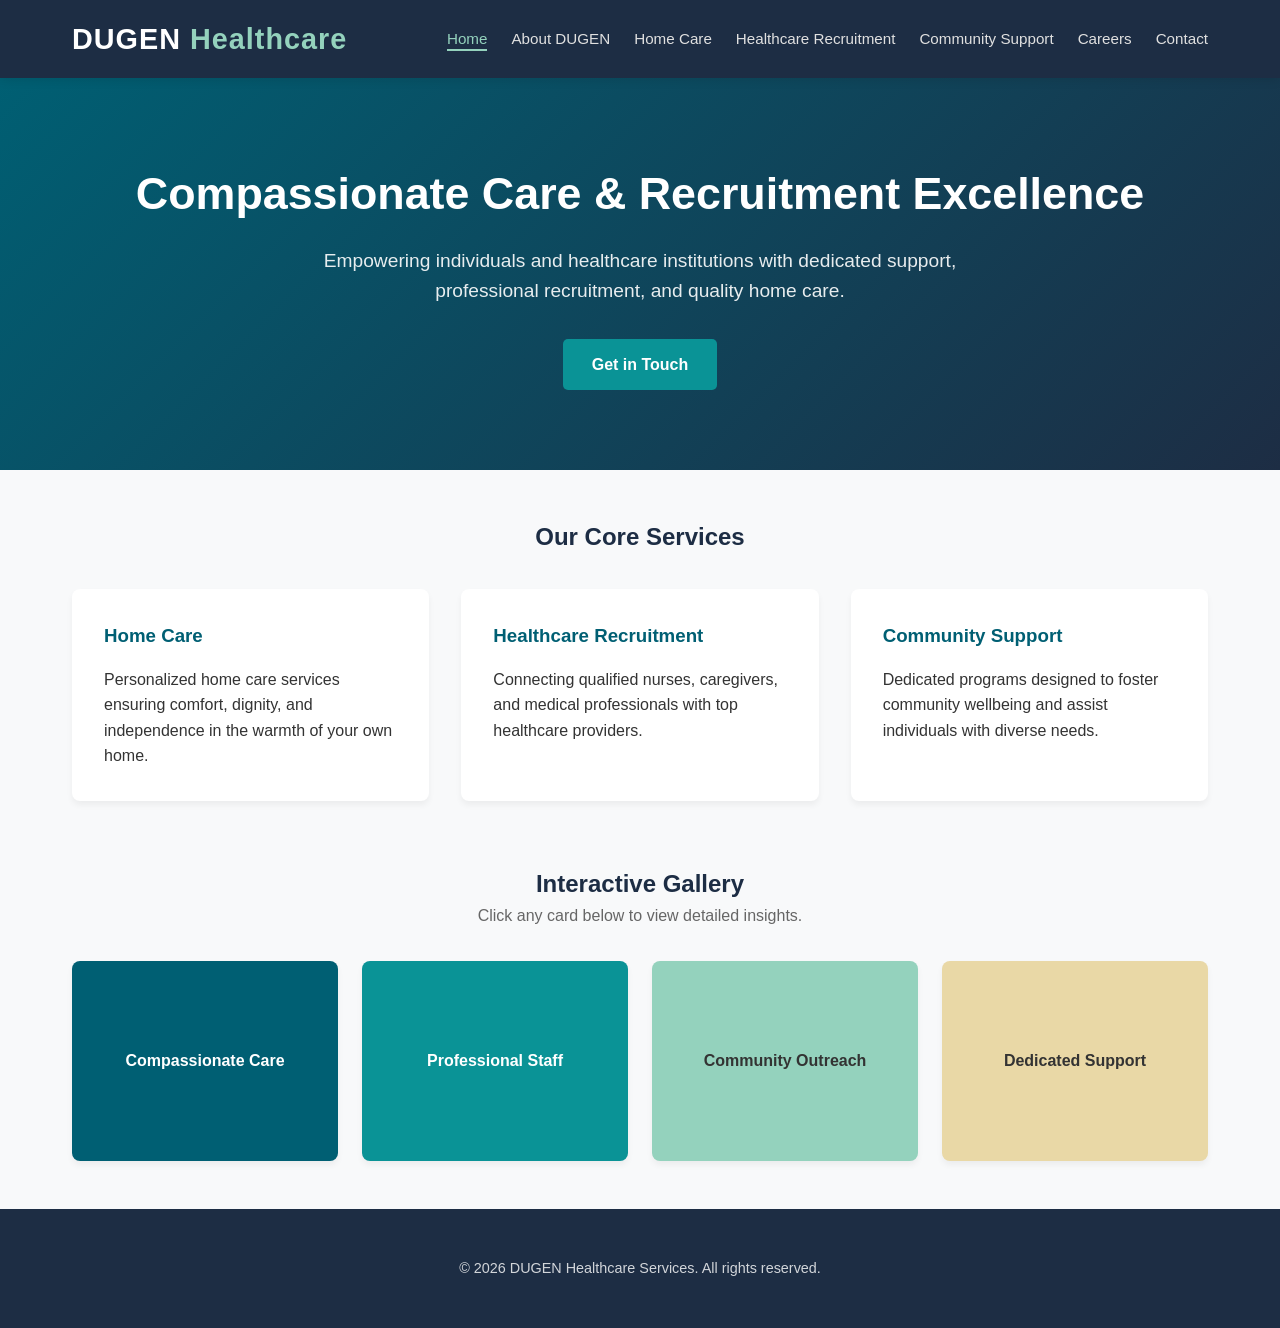
<file: index.html>
<!DOCTYPE html>
<html lang="en">
<head>
  <meta charset="UTF-8">
  <meta name="viewport" content="width=device-width, initial-scale=1.0">
  <title>DUGEN - Healthcare & Community Services</title>
  <link rel="stylesheet" href="style.css">
</head>
<body>
  <header>
    <nav class="navbar">
      <a href="index.html" class="logo">DUGEN <span>Healthcare</span></a>
      <button class="hamburger" aria-label="Toggle Navigation">
        <span></span>
        <span></span>
        <span></span>
      </button>
      <ul class="nav-links">
        <li><a href="index.html" class="active">Home</a></li>
        <li><a href="about.html">About DUGEN</a></li>
        <li><a href="home-care.html">Home Care</a></li>
        <li><a href="recruitment.html">Healthcare Recruitment</a></li>
        <li><a href="community.html">Community Support</a></li>
        <li><a href="careers.html">Careers</a></li>
        <li><a href="contact.html">Contact</a></li>
      </ul>
    </nav>
  </header>
  <main>
    <section class="hero">
      <h1>Compassionate Care & Recruitment Excellence</h1>
      <p>Empowering individuals and healthcare institutions with dedicated support, professional recruitment, and quality home care.</p>
      <a href="contact.html" class="btn">Get in Touch</a>
    </section>
    
    <div class="container">
      <h2 style="text-align: center; color: var(--dark-color);">Our Core Services</h2>
      <div class="grid">
        <div class="card">
          <h3>Home Care</h3>
          <p>Personalized home care services ensuring comfort, dignity, and independence in the warmth of your own home.</p>
        </div>
        <div class="card">
          <h3>Healthcare Recruitment</h3>
          <p>Connecting qualified nurses, caregivers, and medical professionals with top healthcare providers.</p>
        </div>
        <div class="card">
          <h3>Community Support</h3>
          <p>Dedicated programs designed to foster community wellbeing and assist individuals with diverse needs.</p>
        </div>
      </div>

      <h2 style="text-align: center; color: var(--dark-color); margin-top: 4rem;">Interactive Gallery</h2>
      <p style="text-align: center; color: #666; margin-bottom: 1rem;">Click any card below to view detailed insights.</p>
      <div class="gallery-grid">
        <div class="gallery-item" data-title="Compassionate Care" style="background-color: #005f73;">Compassionate Care</div>
        <div class="gallery-item" data-title="Professional Staff" style="background-color: #0a9396;">Professional Staff</div>
        <div class="gallery-item" data-title="Community Outreach" style="background-color: #94d2bd; color: #333;">Community Outreach</div>
        <div class="gallery-item" data-title="Dedicated Support" style="background-color: #e9d8a6; color: #333;">Dedicated Support</div>
      </div>
    </div>

    <!-- Modal for Gallery -->
    <div id="galleryModal" class="modal">
      <div class="modal-content">
        <span class="close-modal">&times;</span>
        <h3 style="color: var(--primary-color); margin-bottom: 1rem;">Gallery Showcase</h3>
        <p id="modalText">Details will appear here...</p>
      </div>
    </div>
  </main>
  <footer>
    <div class="container" style="padding: 1rem;">
      <p>&copy; 2026 DUGEN Healthcare Services. All rights reserved.</p>
    </div>
  </footer>
  <script src="script.js"></script>
</body>
</html>
</file>
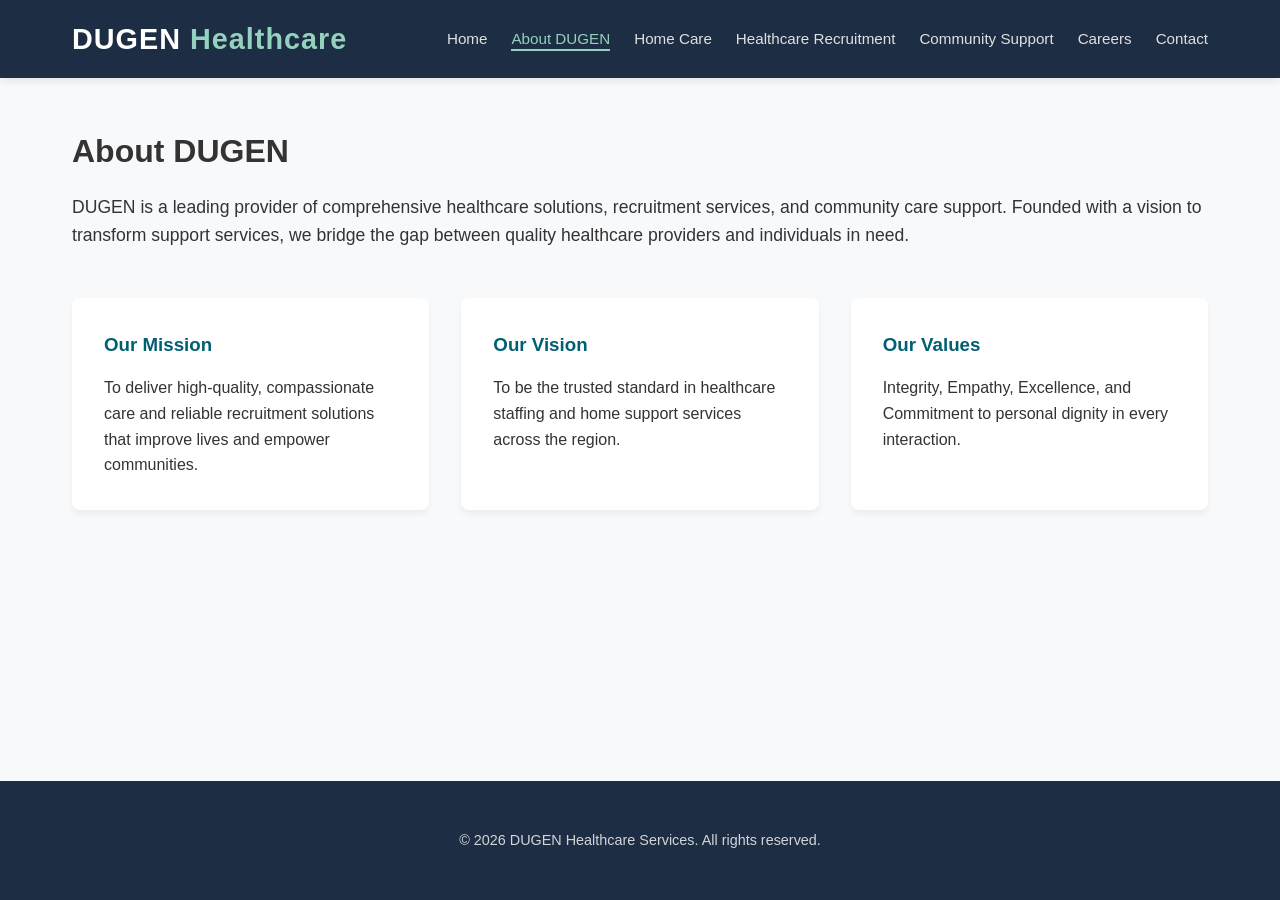
<file: about.html>
<!DOCTYPE html>
<html lang="en">
<head>
  <meta charset="UTF-8">
  <meta name="viewport" content="width=device-width, initial-scale=1.0">
  <title>DUGEN - Healthcare & Community Services</title>
  <link rel="stylesheet" href="style.css">
</head>
<body>
  <header>
    <nav class="navbar">
      <a href="index.html" class="logo">DUGEN <span>Healthcare</span></a>
      <button class="hamburger" aria-label="Toggle Navigation">
        <span></span>
        <span></span>
        <span></span>
      </button>
      <ul class="nav-links">
        <li><a href="index.html">Home</a></li>
        <li><a href="about.html" class="active">About DUGEN</a></li>
        <li><a href="home-care.html">Home Care</a></li>
        <li><a href="recruitment.html">Healthcare Recruitment</a></li>
        <li><a href="community.html">Community Support</a></li>
        <li><a href="careers.html">Careers</a></li>
        <li><a href="contact.html">Contact</a></li>
      </ul>
    </nav>
  </header>
  <main>
    <div class="container">
      <h1>About DUGEN</h1>
      <p style="font-size: 1.1rem; margin-top: 1rem;">DUGEN is a leading provider of comprehensive healthcare solutions, recruitment services, and community care support. Founded with a vision to transform support services, we bridge the gap between quality healthcare providers and individuals in need.</p>
      
      <div class="grid" style="margin-top: 3rem;">
        <div class="card">
          <h3>Our Mission</h3>
          <p>To deliver high-quality, compassionate care and reliable recruitment solutions that improve lives and empower communities.</p>
        </div>
        <div class="card">
          <h3>Our Vision</h3>
          <p>To be the trusted standard in healthcare staffing and home support services across the region.</p>
        </div>
        <div class="card">
          <h3>Our Values</h3>
          <p>Integrity, Empathy, Excellence, and Commitment to personal dignity in every interaction.</p>
        </div>
      </div>
    </div>
  </main>
  <footer>
    <div class="container" style="padding: 1rem;">
      <p>&copy; 2026 DUGEN Healthcare Services. All rights reserved.</p>
    </div>
  </footer>
  <script src="script.js"></script>
</body>
</html>
</file>
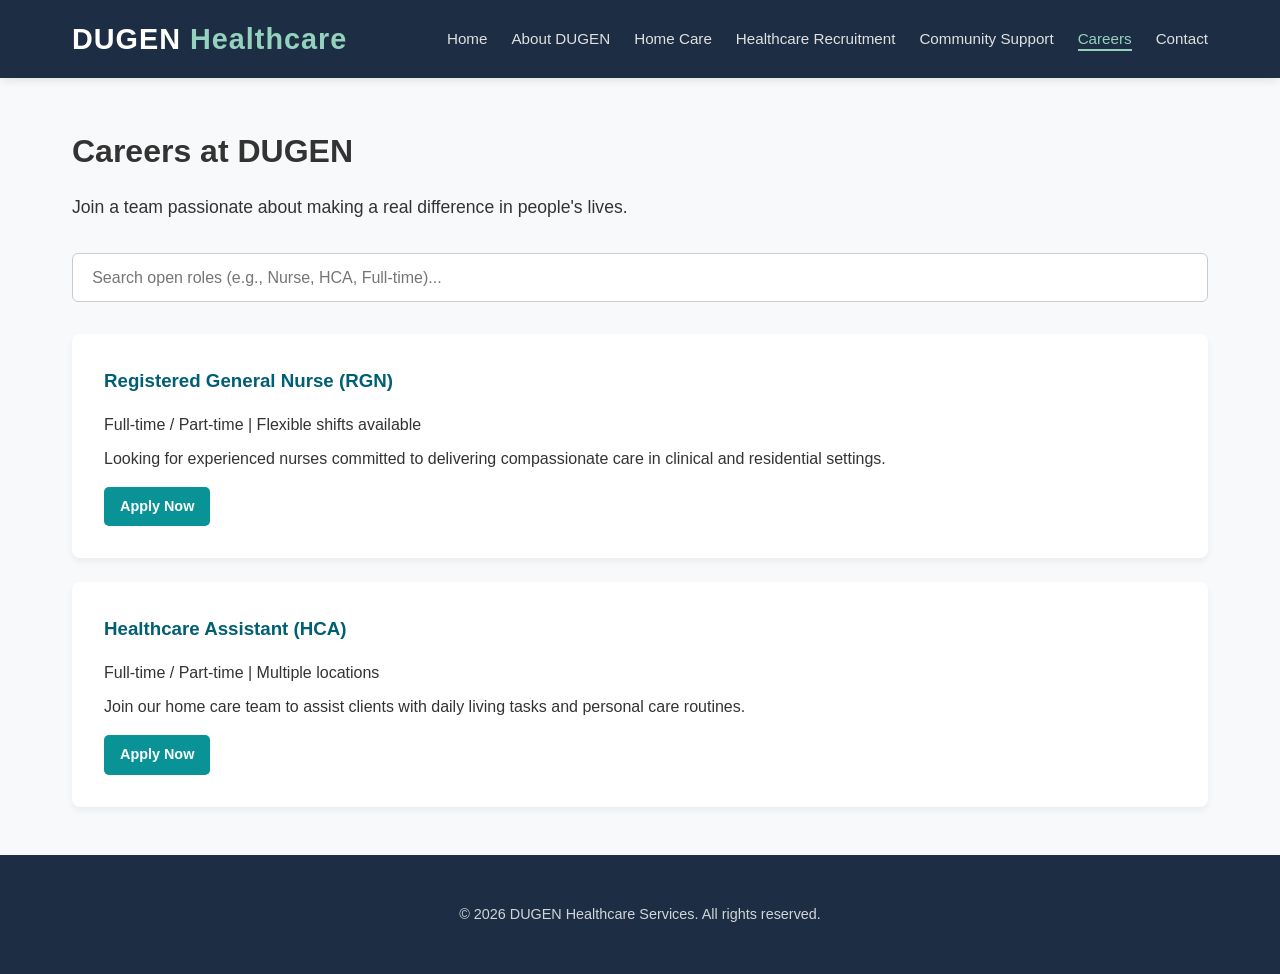
<file: careers.html>
<!DOCTYPE html>
<html lang="en">
<head>
  <meta charset="UTF-8">
  <meta name="viewport" content="width=device-width, initial-scale=1.0">
  <title>DUGEN - Healthcare & Community Services</title>
  <link rel="stylesheet" href="style.css">
</head>
<body>
  <header>
    <nav class="navbar">
      <a href="index.html" class="logo">DUGEN <span>Healthcare</span></a>
      <button class="hamburger" aria-label="Toggle Navigation">
        <span></span>
        <span></span>
        <span></span>
      </button>
      <ul class="nav-links">
        <li><a href="index.html">Home</a></li>
        <li><a href="about.html">About DUGEN</a></li>
        <li><a href="home-care.html">Home Care</a></li>
        <li><a href="recruitment.html">Healthcare Recruitment</a></li>
        <li><a href="community.html">Community Support</a></li>
        <li><a href="careers.html" class="active">Careers</a></li>
        <li><a href="contact.html">Contact</a></li>
      </ul>
    </nav>
  </header>
  <main>
    <div class="container">
      <h1>Careers at DUGEN</h1>
      <p style="font-size: 1.1rem; margin-top: 1rem; margin-bottom: 2rem;">Join a team passionate about making a real difference in people's lives.</p>
      
      <!-- Interactive Search Box -->
      <div class="search-bar-container">
        <input type="text" id="jobSearch" class="search-input" placeholder="Search open roles (e.g., Nurse, HCA, Full-time)...">
      </div>

      <div id="jobListings">
        <div class="card job-card" style="margin-bottom: 1.5rem;">
          <h3>Registered General Nurse (RGN)</h3>
          <p>Full-time / Part-time | Flexible shifts available</p>
          <p style="margin-top: 0.5rem; margin-bottom: 1rem;">Looking for experienced nurses committed to delivering compassionate care in clinical and residential settings.</p>
          <a href="contact.html" class="btn" style="padding: 0.5rem 1rem; font-size: 0.9rem;">Apply Now</a>
        </div>
        <div class="card job-card">
          <h3>Healthcare Assistant (HCA)</h3>
          <p>Full-time / Part-time | Multiple locations</p>
          <p style="margin-top: 0.5rem; margin-bottom: 1rem;">Join our home care team to assist clients with daily living tasks and personal care routines.</p>
          <a href="contact.html" class="btn" style="padding: 0.5rem 1rem; font-size: 0.9rem;">Apply Now</a>
        </div>
      </div>
    </div>
  </main>
  <footer>
    <div class="container" style="padding: 1rem;">
      <p>&copy; 2026 DUGEN Healthcare Services. All rights reserved.</p>
    </div>
  </footer>
  <script src="script.js"></script>
</body>
</html>
</file>
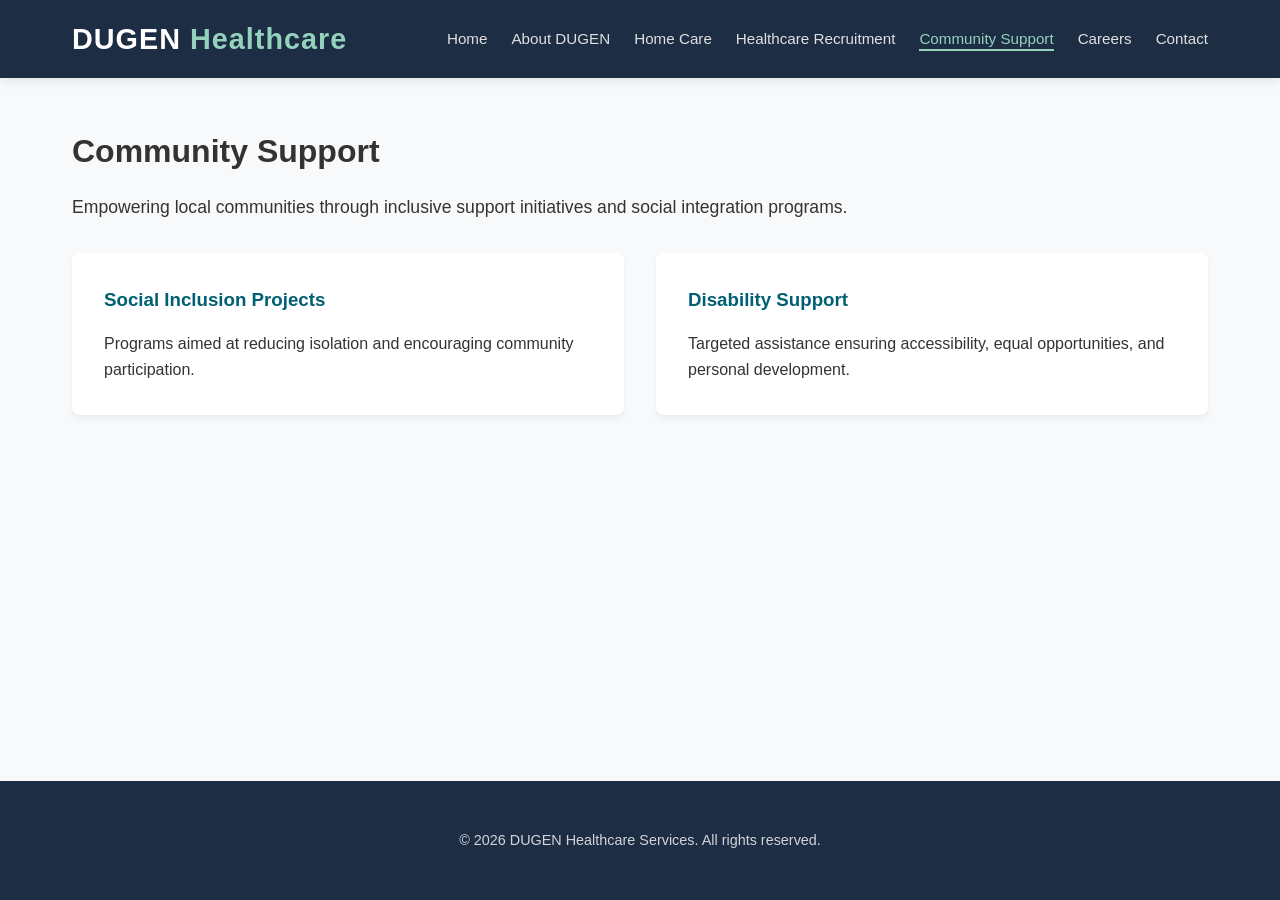
<file: community.html>
<!DOCTYPE html>
<html lang="en">
<head>
  <meta charset="UTF-8">
  <meta name="viewport" content="width=device-width, initial-scale=1.0">
  <title>DUGEN - Healthcare & Community Services</title>
  <link rel="stylesheet" href="style.css">
</head>
<body>
  <header>
    <nav class="navbar">
      <a href="index.html" class="logo">DUGEN <span>Healthcare</span></a>
      <button class="hamburger" aria-label="Toggle Navigation">
        <span></span>
        <span></span>
        <span></span>
      </button>
      <ul class="nav-links">
        <li><a href="index.html">Home</a></li>
        <li><a href="about.html">About DUGEN</a></li>
        <li><a href="home-care.html">Home Care</a></li>
        <li><a href="recruitment.html">Healthcare Recruitment</a></li>
        <li><a href="community.html" class="active">Community Support</a></li>
        <li><a href="careers.html">Careers</a></li>
        <li><a href="contact.html">Contact</a></li>
      </ul>
    </nav>
  </header>
  <main>
    <div class="container">
      <h1>Community Support</h1>
      <p style="font-size: 1.1rem; margin-top: 1rem;">Empowering local communities through inclusive support initiatives and social integration programs.</p>
      
      <div class="grid">
        <div class="card">
          <h3>Social Inclusion Projects</h3>
          <p>Programs aimed at reducing isolation and encouraging community participation.</p>
        </div>
        <div class="card">
          <h3>Disability Support</h3>
          <p>Targeted assistance ensuring accessibility, equal opportunities, and personal development.</p>
        </div>
      </div>
    </div>
  </main>
  <footer>
    <div class="container" style="padding: 1rem;">
      <p>&copy; 2026 DUGEN Healthcare Services. All rights reserved.</p>
    </div>
  </footer>
  <script src="script.js"></script>
</body>
</html>
</file>
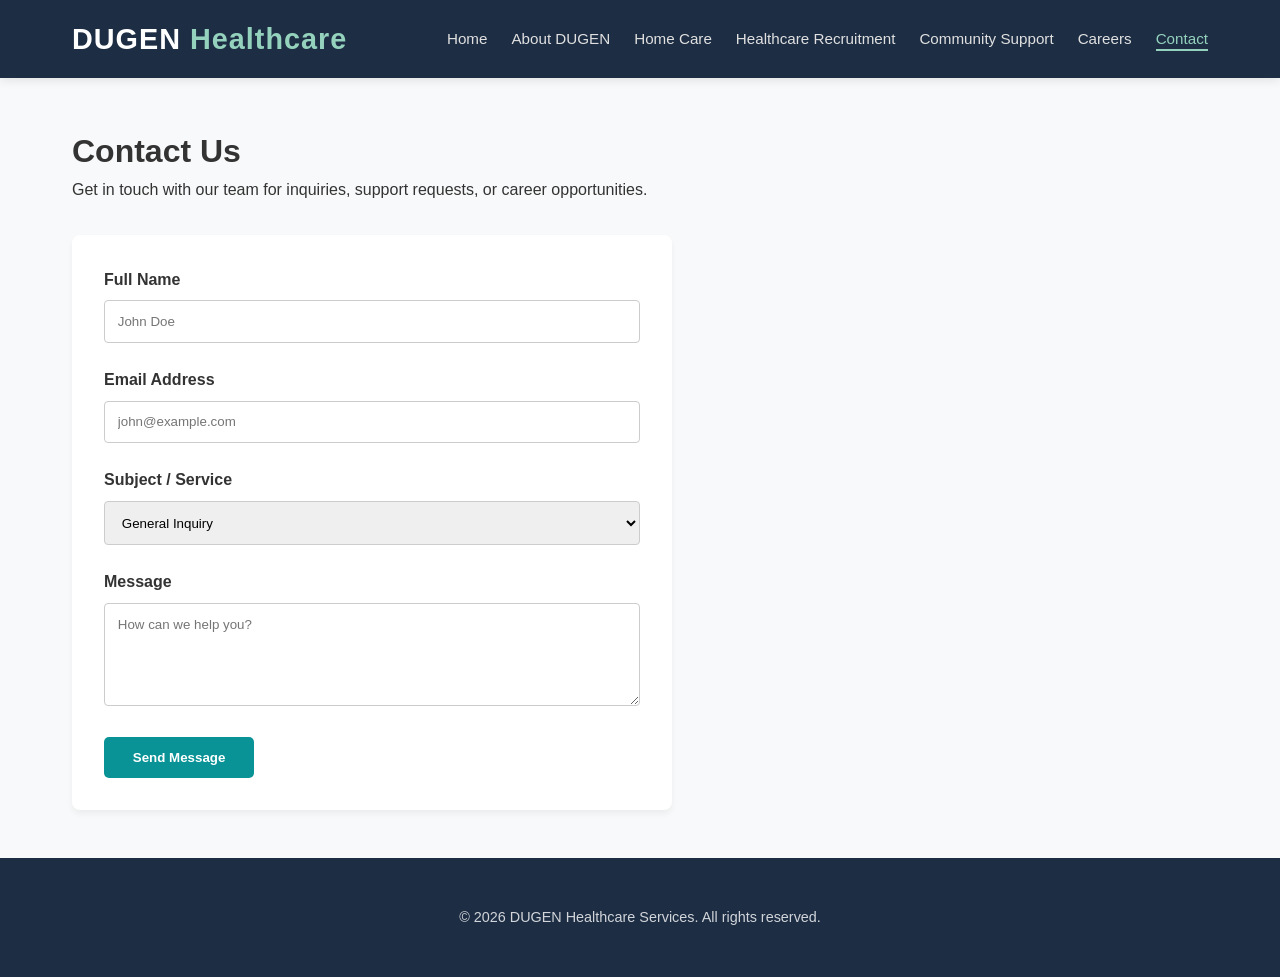
<file: Contact.html>
<!DOCTYPE html>
<html lang="en">
<head>
  <meta charset="UTF-8">
  <meta name="viewport" content="width=device-width, initial-scale=1.0">
  <title>DUGEN - Healthcare & Community Services</title>
  <link rel="stylesheet" href="style.css">
</head>
<body>
  <header>
    <nav class="navbar">
      <a href="index.html" class="logo">DUGEN <span>Healthcare</span></a>
      <button class="hamburger" aria-label="Toggle Navigation">
        <span></span>
        <span></span>
        <span></span>
      </button>
      <ul class="nav-links">
        <li><a href="index.html">Home</a></li>
        <li><a href="about.html">About DUGEN</a></li>
        <li><a href="home-care.html">Home Care</a></li>
        <li><a href="recruitment.html">Healthcare Recruitment</a></li>
        <li><a href="community.html">Community Support</a></li>
        <li><a href="careers.html">Careers</a></li>
        <li><a href="contact.html" class="active">Contact</a></li>
      </ul>
    </nav>
  </header>
  <main>
    <div class="container">
      <h1>Contact Us</h1>
      <p style="margin-bottom: 2rem;">Get in touch with our team for inquiries, support requests, or career opportunities.</p>
      
      <div style="max-width: 600px; background: white; padding: 2rem; border-radius: 8px; box-shadow: 0 4px 6px rgba(0,0,0,0.05);">
        <form id="contactForm">
          <div class="form-group">
            <label for="name">Full Name</label>
            <input type="text" id="name" name="name" required placeholder="John Doe">
          </div>
          <div class="form-group">
            <label for="email">Email Address</label>
            <input type="email" id="email" name="email" required placeholder="john@example.com">
          </div>
          <div class="form-group">
            <label for="subject">Subject / Service</label>
            <select id="subject" name="subject">
              <option>General Inquiry</option>
              <option>Home Care Services</option>
              <option>Healthcare Recruitment</option>
              <option>Community Support</option>
              <option>Careers</option>
            </select>
          </div>
          <div class="form-group">
            <label for="message">Message</label>
            <textarea id="message" name="message" rows="5" required placeholder="How can we help you?"></textarea>
          </div>
          <button type="submit" class="btn">Send Message</button>
        </form>
      </div>
    </div>

    <!-- Success Popup Modal -->
    <div id="formSuccessModal" class="modal">
      <div class="modal-content">
        <span class="close-modal close-form-modal">&times;</span>
        <h3 style="color: var(--secondary-color); margin-bottom: 1rem;">Message Sent!</h3>
        <p>Thank you! Your message has been successfully received. Our team will get back to you shortly.</p>
      </div>
    </div>
  </main>
  <footer>
    <div class="container" style="padding: 1rem;">
      <p>&copy; 2026 DUGEN Healthcare Services. All rights reserved.</p>
    </div>
  </footer>
  <script src="script.js"></script>
</body>
</html>
</file>
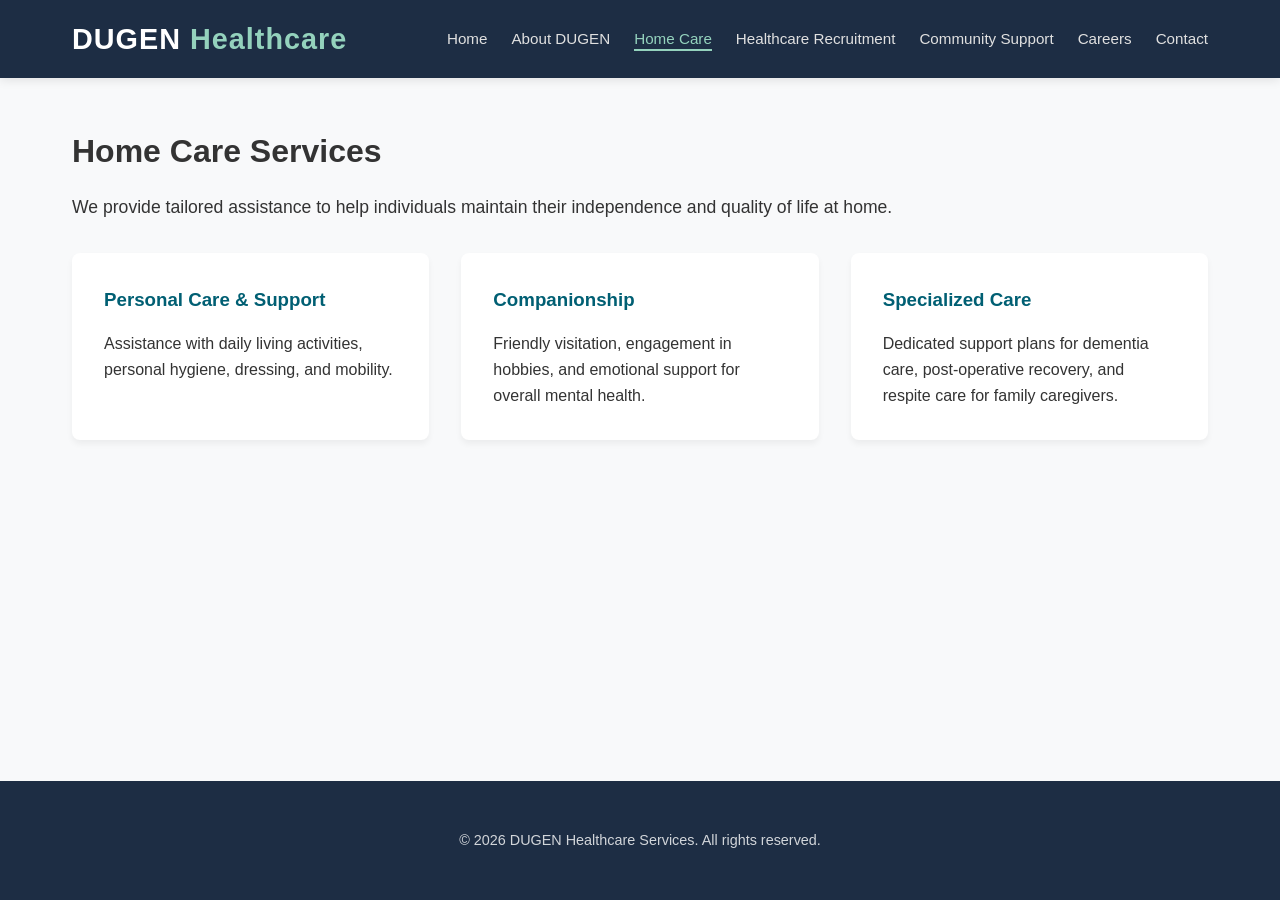
<file: home-care.html>
<!DOCTYPE html>
<html lang="en">
<head>
  <meta charset="UTF-8">
  <meta name="viewport" content="width=device-width, initial-scale=1.0">
  <title>DUGEN - Healthcare & Community Services</title>
  <link rel="stylesheet" href="style.css">
</head>
<body>
  <header>
    <nav class="navbar">
      <a href="index.html" class="logo">DUGEN <span>Healthcare</span></a>
      <button class="hamburger" aria-label="Toggle Navigation">
        <span></span>
        <span></span>
        <span></span>
      </button>
      <ul class="nav-links">
        <li><a href="index.html">Home</a></li>
        <li><a href="about.html">About DUGEN</a></li>
        <li><a href="home-care.html" class="active">Home Care</a></li>
        <li><a href="recruitment.html">Healthcare Recruitment</a></li>
        <li><a href="community.html">Community Support</a></li>
        <li><a href="careers.html">Careers</a></li>
        <li><a href="contact.html">Contact</a></li>
      </ul>
    </nav>
  </header>
  <main>
    <div class="container">
      <h1>Home Care Services</h1>
      <p style="font-size: 1.1rem; margin-top: 1rem;">We provide tailored assistance to help individuals maintain their independence and quality of life at home.</p>
      
      <div class="grid">
        <div class="card">
          <h3>Personal Care & Support</h3>
          <p>Assistance with daily living activities, personal hygiene, dressing, and mobility.</p>
        </div>
        <div class="card">
          <h3>Companionship</h3>
          <p>Friendly visitation, engagement in hobbies, and emotional support for overall mental health.</p>
        </div>
        <div class="card">
          <h3>Specialized Care</h3>
          <p>Dedicated support plans for dementia care, post-operative recovery, and respite care for family caregivers.</p>
        </div>
      </div>
    </div>
  </main>
  <footer>
    <div class="container" style="padding: 1rem;">
      <p>&copy; 2026 DUGEN Healthcare Services. All rights reserved.</p>
    </div>
  </footer>
  <script src="script.js"></script>
</body>
</html>
</file>
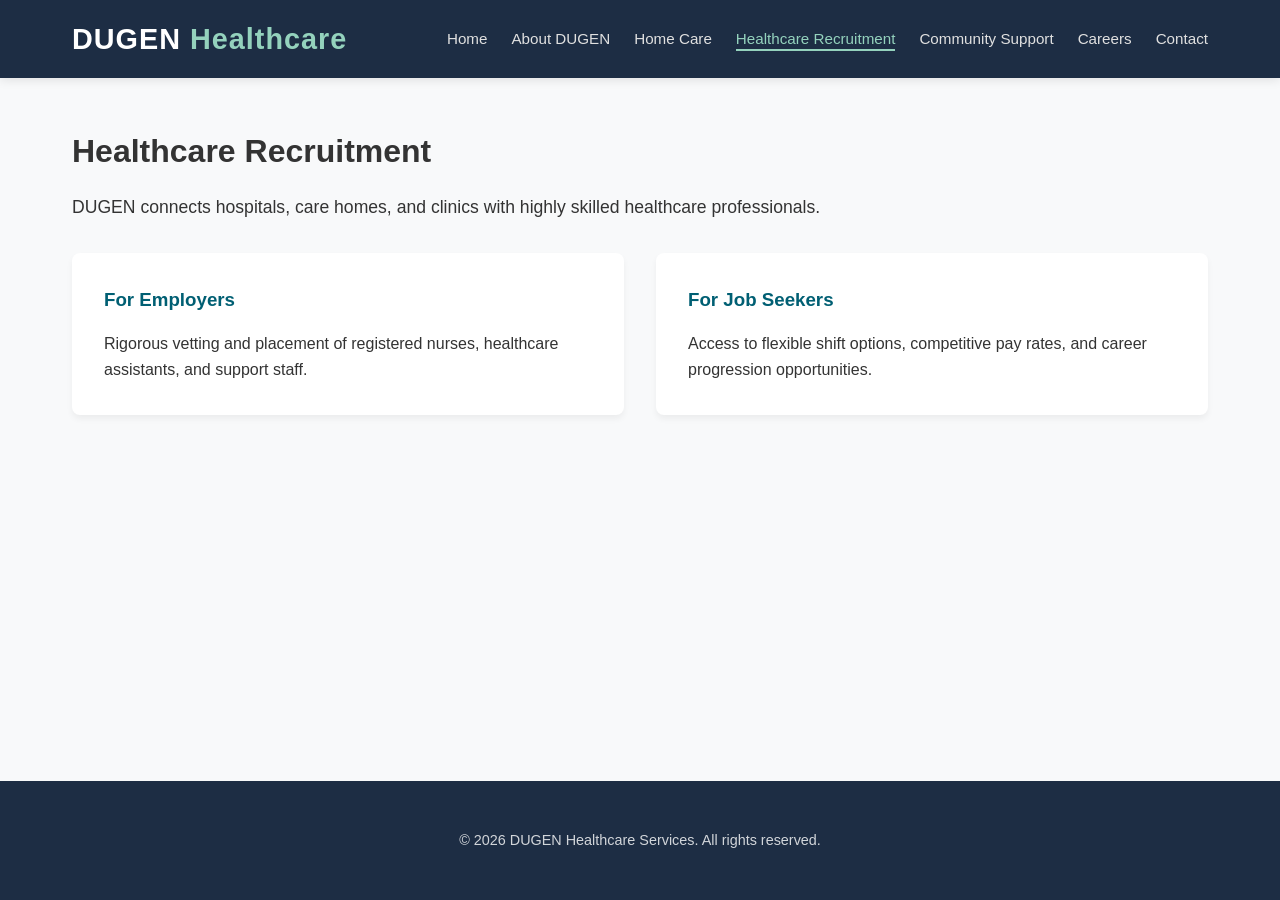
<file: recruitment.html>
<!DOCTYPE html>
<html lang="en">
<head>
  <meta charset="UTF-8">
  <meta name="viewport" content="width=device-width, initial-scale=1.0">
  <title>DUGEN - Healthcare & Community Services</title>
  <link rel="stylesheet" href="style.css">
</head>
<body>
  <header>
    <nav class="navbar">
      <a href="index.html" class="logo">DUGEN <span>Healthcare</span></a>
      <button class="hamburger" aria-label="Toggle Navigation">
        <span></span>
        <span></span>
        <span></span>
      </button>
      <ul class="nav-links">
        <li><a href="index.html">Home</a></li>
        <li><a href="about.html">About DUGEN</a></li>
        <li><a href="home-care.html">Home Care</a></li>
        <li><a href="recruitment.html" class="active">Healthcare Recruitment</a></li>
        <li><a href="community.html">Community Support</a></li>
        <li><a href="careers.html">Careers</a></li>
        <li><a href="contact.html">Contact</a></li>
      </ul>
    </nav>
  </header>
  <main>
    <div class="container">
      <h1>Healthcare Recruitment</h1>
      <p style="font-size: 1.1rem; margin-top: 1rem;">DUGEN connects hospitals, care homes, and clinics with highly skilled healthcare professionals.</p>
      
      <div class="grid">
        <div class="card">
          <h3>For Employers</h3>
          <p>Rigorous vetting and placement of registered nurses, healthcare assistants, and support staff.</p>
        </div>
        <div class="card">
          <h3>For Job Seekers</h3>
          <p>Access to flexible shift options, competitive pay rates, and career progression opportunities.</p>
        </div>
      </div>
    </div>
  </main>
  <footer>
    <div class="container" style="padding: 1rem;">
      <p>&copy; 2026 DUGEN Healthcare Services. All rights reserved.</p>
    </div>
  </footer>
  <script src="script.js"></script>
</body>
</html>
</file>
<file: style.css>
/* Global Styles for DUGEN Website */
:root {
  --primary-color: #005f73;
  --secondary-color: #0a9396;
  --accent-color: #94d2bd;
  --dark-color: #1d2d44;
  --light-color: #f8f9fa;
  --transition: all 0.3s ease;
  --font-family: 'Segoe UI', Tahoma, Geneva, Verdana, sans-serif;
}

* {
  box-sizing: border-box;
  margin: 0;
  padding: 0;
}

html {
  scroll-behavior: smooth;
}

body {
  font-family: var(--font-family);
  line-height: 1.6;
  color: #333;
  background-color: var(--light-color);
  display: flex;
  flex-direction: column;
  min-height: 100vh;
}

header {
  background-color: var(--dark-color);
  position: sticky;
  top: 0;
  z-index: 1000;
  box-shadow: 0 2px 10px rgba(0,0,0,0.1);
  transition: var(--transition);
}

header.scrolled {
  background-color: rgba(29, 45, 68, 0.95);
  backdrop-filter: blur(8px);
  padding: 0.2rem 0;
}

.navbar {
  display: flex;
  justify-content: space-between;
  align-items: center;
  max-width: 1200px;
  margin: 0 auto;
  padding: 1rem 2rem;
}

.logo {
  font-size: 1.8rem;
  font-weight: bold;
  color: #fff;
  text-decoration: none;
  letter-spacing: 1px;
}

.logo span {
  color: var(--accent-color);
}

.nav-links {
  display: flex;
  list-style: none;
  gap: 1.5rem;
}

.nav-links a {
  color: #e0e0e0;
  text-decoration: none;
  font-weight: 500;
  transition: var(--transition);
  font-size: 0.95rem;
  position: relative;
}

.nav-links a::after {
  content: '';
  position: absolute;
  width: 0;
  height: 2px;
  bottom: -4px;
  left: 0;
  background-color: var(--accent-color);
  transition: var(--transition);
}

.nav-links a:hover::after,
.nav-links a.active::after {
  width: 100%;
}

.nav-links a:hover,
.nav-links a.active {
  color: var(--accent-color);
}

.hamburger {
  display: none;
  cursor: pointer;
  background: none;
  border: none;
  flex-direction: column;
  gap: 5px;
}

.hamburger span {
  display: block;
  width: 25px;
  height: 3px;
  background-color: #fff;
  transition: var(--transition);
}

main {
  flex: 1;
}

.container {
  max-width: 1200px;
  margin: 0 auto;
  padding: 3rem 2rem;
}

.hero {
  background: linear-gradient(135deg, var(--primary-color), var(--dark-color));
  color: white;
  padding: 5rem 2rem;
  text-align: center;
}

.hero h1 {
  font-size: 2.8rem;
  margin-bottom: 1rem;
}

.hero p {
  font-size: 1.2rem;
  max-width: 700px;
  margin: 0 auto 2rem auto;
  opacity: 0.9;
}

.btn {
  display: inline-block;
  background-color: var(--secondary-color);
  color: white;
  padding: 0.8rem 1.8rem;
  border-radius: 5px;
  text-decoration: none;
  font-weight: bold;
  transition: var(--transition);
  border: none;
  cursor: pointer;
}

.btn:hover {
  background-color: var(--primary-color);
  transform: translateY(-2px);
}

.animate-on-scroll {
  opacity: 0;
  transform: translateY(30px);
  transition: opacity 0.6s ease-out, transform 0.6s ease-out;
}

.animate-on-scroll.visible {
  opacity: 1;
  transform: translateY(0);
}

.grid {
  display: grid;
  grid-template-columns: repeat(auto-fit, minmax(300px, 1fr));
  gap: 2rem;
  margin-top: 2rem;
}

.card {
  background: white;
  border-radius: 8px;
  padding: 2rem;
  box-shadow: 0 4px 6px rgba(0,0,0,0.05);
  transition: var(--transition);
}

.card:hover {
  transform: translateY(-5px);
  box-shadow: 0 8px 15px rgba(0,0,0,0.1);
}

.card h3 {
  color: var(--primary-color);
  margin-bottom: 1rem;
}

.search-bar-container {
  margin-bottom: 2rem;
}

.search-input {
  width: 100%;
  padding: 0.9rem 1.2rem;
  font-size: 1rem;
  border: 1px solid #ccc;
  border-radius: 6px;
  outline: none;
  transition: var(--transition);
}

.search-input:focus {
  border-color: var(--secondary-color);
  box-shadow: 0 0 0 3px rgba(10, 147, 150, 0.15);
}

.gallery-grid {
  display: grid;
  grid-template-columns: repeat(auto-fit, minmax(250px, 1fr));
  gap: 1.5rem;
  margin-top: 2rem;
}

.gallery-item {
  height: 200px;
  border-radius: 8px;
  display: flex;
  align-items: center;
  justify-content: center;
  color: white;
  font-weight: bold;
  cursor: pointer;
  transition: var(--transition);
  box-shadow: 0 4px 6px rgba(0,0,0,0.05);
}

.gallery-item:hover {
  transform: scale(1.03);
  opacity: 0.9;
}

.modal {
  display: none;
  position: fixed;
  z-index: 2000;
  left: 0;
  top: 0;
  width: 100%;
  height: 100%;
  background-color: rgba(0,0,0,0.7);
  align-items: center;
  justify-content: center;
  padding: 1rem;
}

.modal-content {
  background: white;
  padding: 2.5rem;
  border-radius: 8px;
  max-width: 500px;
  width: 100%;
  text-align: center;
  position: relative;
  animation: modalPop 0.3s ease;
}

@keyframes modalPop {
  from { transform: scale(0.8); opacity: 0; }
  to { transform: scale(1); opacity: 1; }
}

.close-modal {
  position: absolute;
  top: 15px;
  right: 20px;
  font-size: 1.5rem;
  cursor: pointer;
  color: #666;
}

.close-modal:hover {
  color: #000;
}

.form-group {
  margin-bottom: 1.5rem;
  text-align: left;
}

.form-group label {
  display: block;
  margin-bottom: 0.5rem;
  font-weight: 600;
}

.form-group input,
.form-group textarea,
.form-group select {
  width: 100%;
  padding: 0.8rem;
  border: 1px solid #ccc;
  border-radius: 4px;
  font-family: inherit;
  transition: var(--transition);
}

.form-group input:focus,
.form-group textarea:focus,
.form-group select:focus {
  border-color: var(--secondary-color);
  outline: none;
  box-shadow: 0 0 0 3px rgba(10, 147, 150, 0.15);
}

footer {
  background-color: var(--dark-color);
  color: white;
  text-align: center;
  padding: 2rem;
  margin-top: auto;
}

footer p {
  font-size: 0.9rem;
  opacity: 0.8;
}

@media (max-width: 768px) {
  .hamburger {
    display: flex;
  }
  .nav-links {
    position: absolute;
    top: 100%;
    left: 0;
    width: 100%;
    background-color: var(--dark-color);
    flex-direction: column;
    align-items: center;
    max-height: 0;
    overflow: hidden;
    transition: max-height 0.3s ease-out;
    box-shadow: 0 4px 6px rgba(0,0,0,0.1);
  }
  .nav-links.active {
    max-height: 400px;
    padding: 1.5rem 0;
  }
}
</file>
